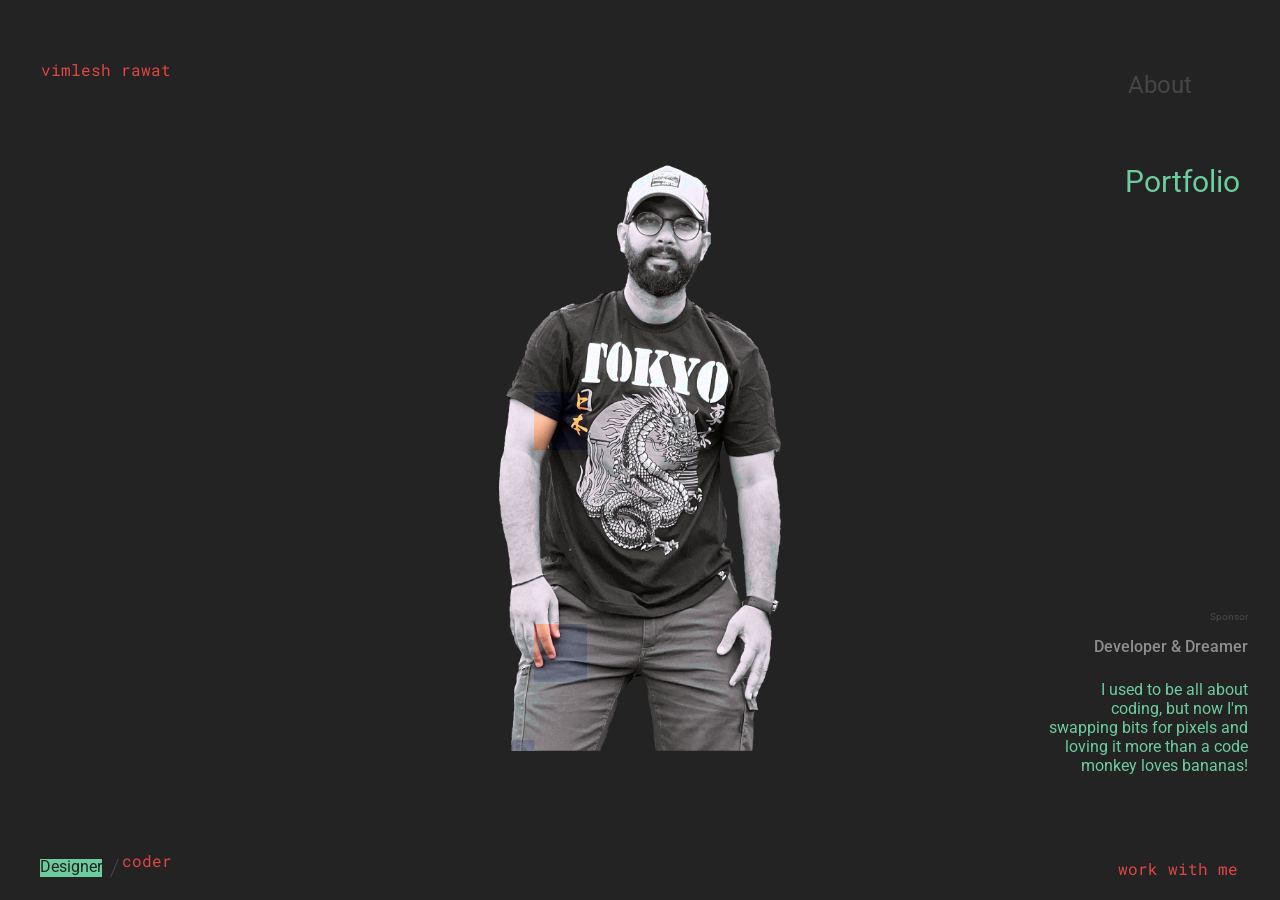
<file: index.html>
<!DOCTYPE html>
<html lang="en" class="no-js">
	<head>
		<meta charset="UTF-8" />
		<meta name="viewport" content="width=device-width, initial-scale=1">
		<title>Vimlesh Rawat | BioCoders</title>
		<meta name="description" content="A page layout concept with a developer/designer theme and a special effect" />
		<meta name="keywords" content="template, page layout, concept, developer, designer, portfolio, effect, animation, css, javascript" />
		<meta name="author" content="Codrops" />
		<link rel="shortcut icon" href="favicon.ico">
		<link href="https://fonts.googleapis.com/css?family=Roboto:400,500|Roboto+Mono" rel="stylesheet">
		<link rel="stylesheet" type="text/css" href="css/normalize.css" />
		<link rel="stylesheet" type="text/css" href="css/demo.css" />
		<link rel="stylesheet" type="text/css" href="css/pieces.css" />
		<link rel="stylesheet" type="text/css" href="sponsor/pater.css" />
		<script>document.documentElement.className = 'js';</script>
	</head>
	<body>
		<main>
			<div class="pieces" style="background-image: url(img/normal.png)" data-img-alt="url(img/alt.png)" data-img-code="url(img/code.png)"></div>
			<div class="overlay overlay--hidden"></div>
			<div class="content">
				<div class="content__inner">
					<div class="content__top">
						<h2 class="title">	
							<span class="title__inner mode mode--design" data-switch data-glitch>Vimlesh Rawat</span>
						</h2>
						<div class="controls">
							<a class="codrops-icon codrops-icon--drop" href="https://read.cv/vimleshrawat" target="_blank" title="About">About</a>
							<button class="btn btn--menu mode mode--design" data-switch>
								<!-- <svg class="icon icon--menu"><use xlink:href="#icon-menu"></use></svg> -->
								<!-- <svg class="icon icon--menu-alt"><use xlink:href="#icon-menu-alt"></use></svg> -->
							</button>
						</div>
					</div>
					<div class="menu">
						<ul class="menu__inner">
							<li class="menu__item"><a class="menu__link" data-switch>Portfolio</a></li>
							<!-- <li class="menu__item"><a class="menu__link" data-switch>Case Studies</a></li> -->
						</ul>
					</div>
					<div class="menu menu--code">
						<ul class="menu__inner">
							<li class="menu__item"><a class="menu__link" data-switch>On Coding</a></li>
							<li class="menu__item"><a class="menu__link" data-switch>Experiments</a></li>
							<li class="menu__item"><a class="menu__link" data-switch>Current Projects</a></li>
							<!-- <li class="menu__item"><a class="menu__link" data-switch>Tutorials</a></li> -->
							<li class="menu__item"><a href="www.linkedin.com/in/vimleshrawat" target="_blank" class="menu__link"> Find me on GitHub</a></li>
						</ul>
					</div>
					<div class="content__bottom">
						<div class="switch mode mode--design">
							<a class="switch__item switch__item--current">Designer</a>
							<a class="switch__item"><span class="mode mode--design" data-switch data-glitch>Coder</span></a>
						</div>
						<div class="link-wrap">
							<a class="contact-link mode mode--design" data-switch data-glitch>Work with me</a>
						</div>
					</div>
					<!-- Sponsor -->
					<a class="pater mode mode--design">
						<!-- <img src="sponsor/hired.png" class="pater__img" /> -->
						<h1 class="pater__title" aria-label="Hired">Developer & Dreamer</h1>
						<p class="">I used to be all about coding, but now I'm swapping bits for pixels and loving it more than a code monkey loves bananas!</p>
					</a>
				</div><!-- /content__inner-->
			</div><!-- /content -->
			<div class="loading"></div>
		</main>
		<script src="js/imagesloaded.pkgd.min.js"></script>
		<script src="js/anime.min.js"></script>
		<script src="js/charming.min.js"></script>
		<script src="js/main.js"></script>
	</body>
</html>
</file>
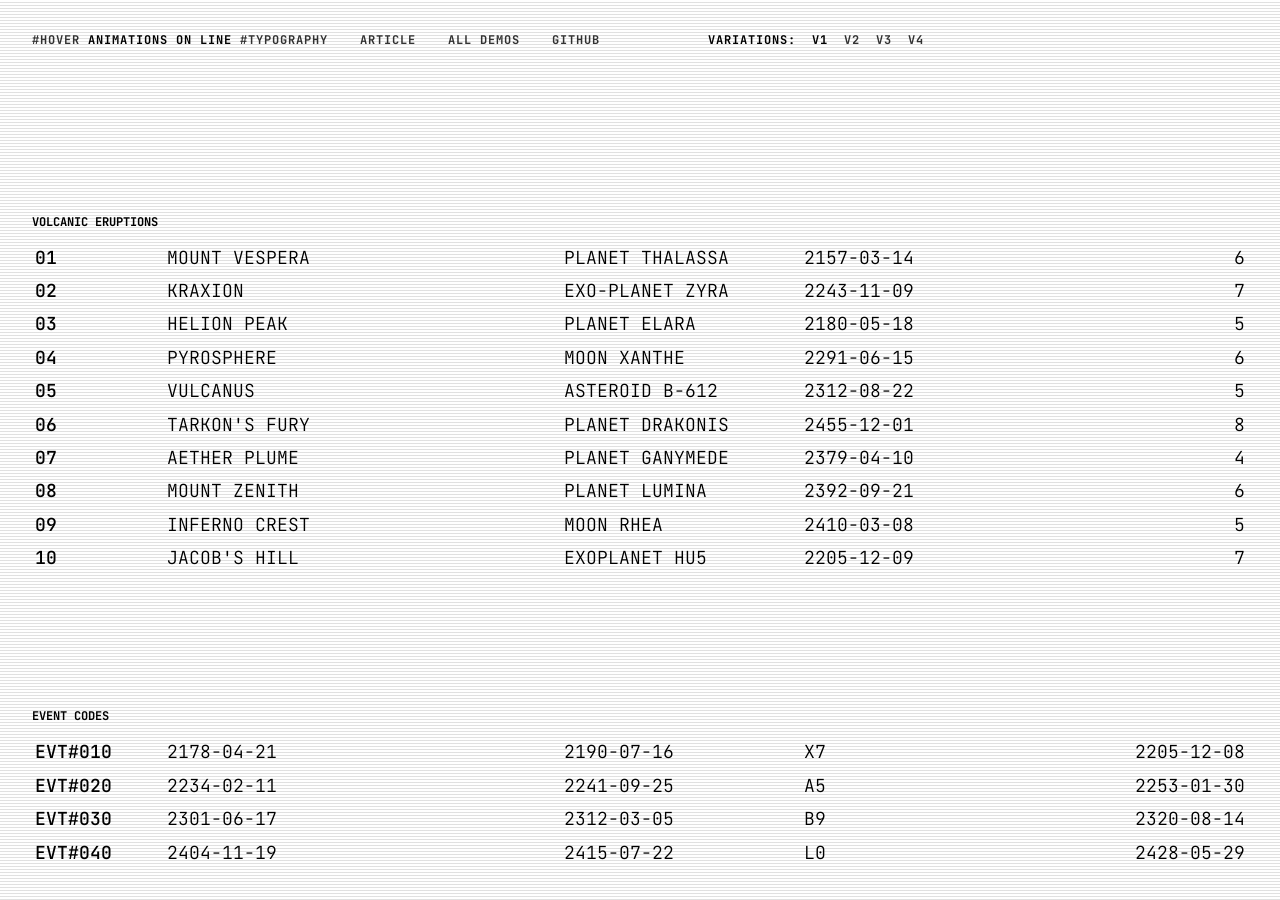
<file: Text/LineTextHoverAnimations-main/index.html>
<!DOCTYPE html>
<html lang="en" class="no-js loading">
  <head>
    <meta charset="UTF-8" />
    <meta name="viewport" content="width=device-width, initial-scale=1">
    <title>Line Text Hover Animations | Demo 1 | Codrops</title>
    <meta name="description" content="" />
    <meta name="keywords" content="" />
    <meta name="author" content="Codrops" />
    <link rel="shortcut icon" href="favicon.ico">
    <link rel="preconnect" href="https://fonts.googleapis.com">
    <link rel="preconnect" href="https://fonts.gstatic.com" crossorigin>
    <link href="https://fonts.googleapis.com/css2?family=JetBrains+Mono:ital,wght@0,100..800;1,100..800&family=Nanum+Gothic+Coding&display=swap" rel="stylesheet">
    <link rel="stylesheet" type="text/css" href="css/base.css" />
    <script>document.documentElement.className="js";</script>
    <script src="//tympanus.net/codrops/adpacks/analytics.js"></script>
  </head>
  <body class="demo-1">
    <main>
      <header class="frame">
        <h1 class="frame__title"><a class="hover-effect hover-effect--cursor-square" href="https://tympanus.net/codrops/demos/?tag=hover">#Hover</a> Animations on Line <a class="hover-effect hover-effect--cursor-square" href="https://tympanus.net/codrops/demos/?tag=typography">#Typography</a></h1> 
        <a class="frame__back hover-effect hover-effect--cursor-square" href="https://tympanus.net/codrops/?p=78645">Article</a>
        <a class="frame__archive hover-effect hover-effect--cursor-square" href="https://tympanus.net/codrops/demos/">All demos</a>
        <a class="frame__github hover-effect hover-effect--cursor-square" href="https://github.com/codrops/LineTextHoverAnimations/">GitHub</a>
        <nav class="frame__demos">
          <span>Variations:</span>
          <span>V1</span>
          <a class="hover-effect hover-effect--cursor-square" href="index2.html">V2</a>
          <a class="hover-effect hover-effect--cursor-square" href="index3.html">V3</a>
          <a class="hover-effect hover-effect--cursor-square" href="index4.html">V4</a>
        </nav>
      </header>
      <section class="content">
        <h2 class="content__title">Volcanic Eruptions</h2>
        <ul class="list list--box">
            <li class="list__item">
              <span class="list__item-col hover-effect hover-effect--cursor-square">Mount Vespera</span>
              <span class="list__item-col hover-effect hover-effect--cursor-square">Planet Thalassa</span>
              <span class="list__item-col hover-effect hover-effect--cursor-square">2157-03-14</span>
              <span class="list__item-col hover-effect hover-effect--cursor-square">6</span>
          </li>
          <li class="list__item">
              <span class="list__item-col hover-effect hover-effect--cursor-square">Kraxion</span>
              <span class="list__item-col hover-effect hover-effect--cursor-square">Exo-Planet Zyra</span>
              <span class="list__item-col hover-effect hover-effect--cursor-square">2243-11-09</span>
              <span class="list__item-col hover-effect hover-effect--cursor-square">7</span>
          </li>
          <li class="list__item">
              <span class="list__item-col hover-effect hover-effect--cursor-square">Helion Peak</span>
              <span class="list__item-col hover-effect hover-effect--cursor-square">Planet Elara</span>
              <span class="list__item-col hover-effect hover-effect--cursor-square">2180-05-18</span>
              <span class="list__item-col hover-effect hover-effect--cursor-square">5</span>
          </li>
          <li class="list__item">
              <span class="list__item-col hover-effect hover-effect--cursor-square">Pyrosphere</span>
              <span class="list__item-col hover-effect hover-effect--cursor-square">Moon Xanthe</span>
              <span class="list__item-col hover-effect hover-effect--cursor-square">2291-06-15</span>
              <span class="list__item-col hover-effect hover-effect--cursor-square">6</span>
          </li>
          <li class="list__item">
              <span class="list__item-col hover-effect hover-effect--cursor-square">Vulcanus</span>
              <span class="list__item-col hover-effect hover-effect--cursor-square">Asteroid B-612</span>
              <span class="list__item-col hover-effect hover-effect--cursor-square">2312-08-22</span>
              <span class="list__item-col hover-effect hover-effect--cursor-square">5</span>
          </li>
          <li class="list__item">
              <span class="list__item-col hover-effect hover-effect--cursor-square">Tarkon's Fury</span>
              <span class="list__item-col hover-effect hover-effect--cursor-square">Planet Drakonis</span>
              <span class="list__item-col hover-effect hover-effect--cursor-square">2455-12-01</span>
              <span class="list__item-col hover-effect hover-effect--cursor-square">8</span>
          </li>
          <li class="list__item">
              <span class="list__item-col hover-effect hover-effect--cursor-square">Aether Plume</span>
              <span class="list__item-col hover-effect hover-effect--cursor-square">Planet Ganymede</span>
              <span class="list__item-col hover-effect hover-effect--cursor-square">2379-04-10</span>
              <span class="list__item-col hover-effect hover-effect--cursor-square">4</span>
          </li>
          <li class="list__item">
              <span class="list__item-col hover-effect hover-effect--cursor-square">Mount Zenith</span>
              <span class="list__item-col hover-effect hover-effect--cursor-square">Planet Lumina</span>
              <span class="list__item-col hover-effect hover-effect--cursor-square">2392-09-21</span>
              <span class="list__item-col hover-effect hover-effect--cursor-square">6</span>
          </li>
          <li class="list__item">
              <span class="list__item-col hover-effect hover-effect--cursor-square">Inferno Crest</span>
              <span class="list__item-col hover-effect hover-effect--cursor-square">Moon Rhea</span>
              <span class="list__item-col hover-effect hover-effect--cursor-square">2410-03-08</span>
              <span class="list__item-col hover-effect hover-effect--cursor-square">5</span>
          </li>
          <li class="list__item">
              <span class="list__item-col hover-effect hover-effect--cursor-square">Jacob's Hill</span>
              <span class="list__item-col hover-effect hover-effect--cursor-square">Exoplanet HU5</span>
              <span class="list__item-col hover-effect hover-effect--cursor-square">2205-12-09</span>
              <span class="list__item-col hover-effect hover-effect--cursor-square">7</span>
          </li>
        </ul>
        <h2 class="content__title spacer">Event Codes</h2>
        <ul class="list list--alt">
          <li class="list__item">
            <span class="list__item-col hover-effect hover-effect--cursor-square">2178-04-21</span>
            <span class="list__item-col hover-effect hover-effect--cursor-square">2190-07-16</span>
            <span class="list__item-col hover-effect hover-effect--cursor-square">X7</span>
            <span class="list__item-col hover-effect hover-effect--cursor-square">2205-12-08</span>
          </li>
          <li class="list__item">
            <span class="list__item-col hover-effect hover-effect--cursor-square">2234-02-11</span>
            <span class="list__item-col hover-effect hover-effect--cursor-square">2241-09-25</span>
            <span class="list__item-col hover-effect hover-effect--cursor-square">A5</span>
            <span class="list__item-col hover-effect hover-effect--cursor-square">2253-01-30</span>
          </li>
          <li class="list__item">
            <span class="list__item-col hover-effect hover-effect--cursor-square">2301-06-17</span>
            <span class="list__item-col hover-effect hover-effect--cursor-square">2312-03-05</span>
            <span class="list__item-col hover-effect hover-effect--cursor-square">B9</span>
            <span class="list__item-col hover-effect hover-effect--cursor-square">2320-08-14</span>
          </li>
          <li class="list__item">
            <span class="list__item-col hover-effect hover-effect--cursor-square">2404-11-19</span>
            <span class="list__item-col hover-effect hover-effect--cursor-square">2415-07-22</span>
            <span class="list__item-col hover-effect hover-effect--cursor-square">L0</span>
            <span class="list__item-col hover-effect hover-effect--cursor-square">2428-05-29</span>
          </li>
        </ul>
      </section>
    </main>
    <script src="https://tympanus.net/codrops/adpacks/cda_sponsor.js"></script>
    <!-- JavaScript dependencies -->
    <!-- GSAP library -->
    <script src="js/gsap.min.js"></script>

    <!-- SplitType for text manipulation: https://github.com/lukePeavey/SplitType -->
    <script src="js/split-type.min.js"></script>

    <!-- Scripts for the effect -->
    <script type="module" src="js/effect-1/index.js"></script>
  </body>
</html>
</file>
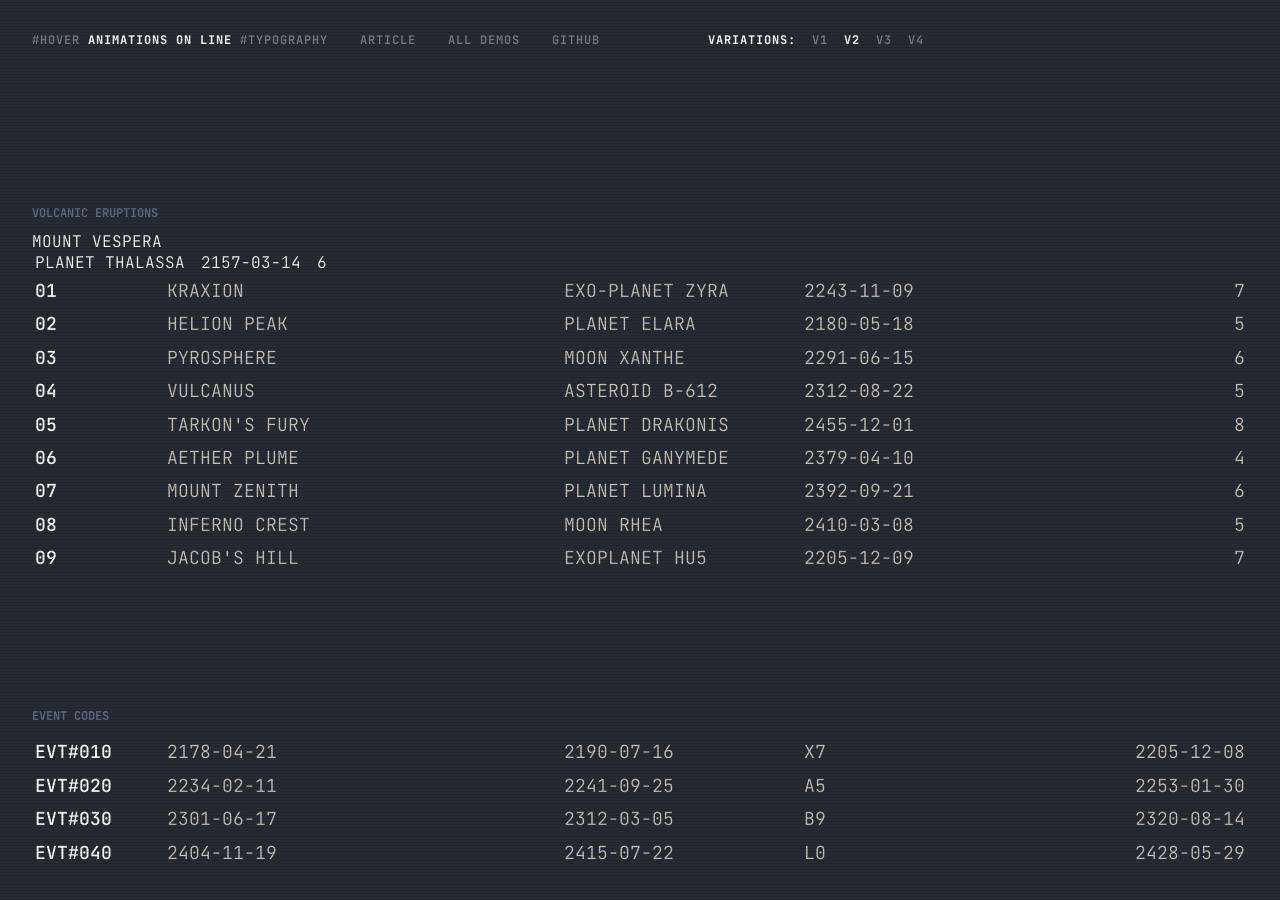
<file: Text/LineTextHoverAnimations-main/index2.html>
<!DOCTYPE html>
<html lang="en" class="no-js loading">
  <head>
    <meta charset="UTF-8" />
    <meta name="viewport" content="width=device-width, initial-scale=1">
    <title>Line Text Hover Animations | Demo 2 | Codrops</title>
    <meta name="description" content="" />
    <meta name="keywords" content="" />
    <meta name="author" content="Codrops" />
    <link rel="shortcut icon" href="favicon.ico">
    <link rel="preconnect" href="https://fonts.googleapis.com">
    <link rel="preconnect" href="https://fonts.gstatic.com" crossorigin>
    <link href="https://fonts.googleapis.com/css2?family=JetBrains+Mono:ital,wght@0,100..800;1,100..800&family=Nanum+Gothic+Coding&display=swap" rel="stylesheet">
    <link rel="stylesheet" type="text/css" href="css/base.css" />
    <!-- <script>document.documentElement.className="js";</script>  -->
    <!-- <script src="//tympanus.net/codrops/adpacks/analytics.js"></script> -->
  </head>
  <body class="demo-2">
    <main>
      <header class="frame">
        <h1 class="frame__title hover-effect hover-effect--bg"><a class="hover-effect hover-effect--bg" href="https://tympanus.net/codrops/demos/?tag=hover">#Hover</a> Animations on Line <a class="hover-effect hover-effect--bg" href="https://tympanus.net/codrops/demos/?tag=typography">#Typography</a></h1> 
        <a class="frame__back hover-effect hover-effect--bg" href="https://tympanus.net/codrops/?p=78645">Article</a>
        <a class="frame__archive hover-effect hover-effect--bg" href="https://tympanus.net/codrops/demos/">All demos</a>
        <a class="frame__github hover-effect hover-effect--bg" href="https://github.com/codrops/LineTextHoverAnimations/">GitHub</a>
        <nav class="frame__demos">
          <span>Variations:</span>
          <a class="hover-effect hover-effect--bg" href="index.html">V1</a>
          <span>V2</span>
          <a class="hover-effect hover-effect--bg" href="index3.html">V3</a>
          <a class="hover-effect hover-effect--bg" href="index4.html">V4</a>
        </nav>
      </header>
      <section class="content">
        <h2 class="content__title">Volcanic Eruptions</h2>
        <ul class="list list--bg list--bg-west">
            <li class="">
              <div class="hover-effect hover-effect--bg">Mount Vespera</div>
              <span class="list__item-col hover-effect hover-effect--bg">Planet Thalassa</span>
              <span class="list__item-col hover-effect hover-effect--bg">2157-03-14</span>
              <span class="list__item-col hover-effect hover-effect--bg">6</span>
          </li>
          <li class="list__item">
              <span class="list__item-col hover-effect hover-effect--bg">Kraxion</span>
              <span class="list__item-col hover-effect hover-effect--bg">Exo-Planet Zyra</span>
              <span class="list__item-col hover-effect hover-effect--bg">2243-11-09</span>
              <span class="list__item-col hover-effect hover-effect--bg">7</span>
          </li>
          <li class="list__item">
              <span class="list__item-col hover-effect hover-effect--bg">Helion Peak</span>
              <span class="list__item-col hover-effect hover-effect--bg">Planet Elara</span>
              <span class="list__item-col hover-effect hover-effect--bg">2180-05-18</span>
              <span class="list__item-col hover-effect hover-effect--bg">5</span>
          </li>
          <li class="list__item">
              <span class="list__item-col hover-effect hover-effect--bg">Pyrosphere</span>
              <span class="list__item-col hover-effect hover-effect--bg">Moon Xanthe</span>
              <span class="list__item-col hover-effect hover-effect--bg">2291-06-15</span>
              <span class="list__item-col hover-effect hover-effect--bg">6</span>
          </li>
          <li class="list__item">
              <span class="list__item-col hover-effect hover-effect--bg">Vulcanus</span>
              <span class="list__item-col hover-effect hover-effect--bg">Asteroid B-612</span>
              <span class="list__item-col hover-effect hover-effect--bg">2312-08-22</span>
              <span class="list__item-col hover-effect hover-effect--bg">5</span>
          </li>
          <li class="list__item">
              <span class="list__item-col hover-effect hover-effect--bg">Tarkon's Fury</span>
              <span class="list__item-col hover-effect hover-effect--bg">Planet Drakonis</span>
              <span class="list__item-col hover-effect hover-effect--bg">2455-12-01</span>
              <span class="list__item-col hover-effect hover-effect--bg">8</span>
          </li>
          <li class="list__item">
              <span class="list__item-col hover-effect hover-effect--bg">Aether Plume</span>
              <span class="list__item-col hover-effect hover-effect--bg">Planet Ganymede</span>
              <span class="list__item-col hover-effect hover-effect--bg">2379-04-10</span>
              <span class="list__item-col hover-effect hover-effect--bg">4</span>
          </li>
          <li class="list__item">
              <span class="list__item-col hover-effect hover-effect--bg">Mount Zenith</span>
              <span class="list__item-col hover-effect hover-effect--bg">Planet Lumina</span>
              <span class="list__item-col hover-effect hover-effect--bg">2392-09-21</span>
              <span class="list__item-col hover-effect hover-effect--bg">6</span>
          </li>
          <li class="list__item">
              <span class="list__item-col hover-effect hover-effect--bg">Inferno Crest</span>
              <span class="list__item-col hover-effect hover-effect--bg">Moon Rhea</span>
              <span class="list__item-col hover-effect hover-effect--bg">2410-03-08</span>
              <span class="list__item-col hover-effect hover-effect--bg">5</span>
          </li>
          <li class="list__item">
              <span class="list__item-col hover-effect hover-effect--bg">Jacob's Hill</span>
              <span class="list__item-col hover-effect hover-effect--bg">Exoplanet HU5</span>
              <span class="list__item-col hover-effect hover-effect--bg">2205-12-09</span>
              <span class="list__item-col hover-effect hover-effect--bg">7</span>
          </li>
        </ul>
        <h2 class="content__title spacer">Event Codes</h2>
        <ul class="list list--alt">
          <li class="list__item">
            <span class="list__item-col hover-effect hover-effect--bg">2178-04-21</span>
            <span class="list__item-col hover-effect hover-effect--bg">2190-07-16</span>
            <span class="list__item-col hover-effect hover-effect--bg">X7</span>
            <span class="list__item-col hover-effect hover-effect--bg">2205-12-08</span>
          </li>
          <li class="list__item">
            <span class="list__item-col hover-effect hover-effect--bg">2234-02-11</span>
            <span class="list__item-col hover-effect hover-effect--bg">2241-09-25</span>
            <span class="list__item-col hover-effect hover-effect--bg">A5</span>
            <span class="list__item-col hover-effect hover-effect--bg">2253-01-30</span>
          </li>
          <li class="list__item">
            <span class="list__item-col hover-effect hover-effect--bg">2301-06-17</span>
            <span class="list__item-col hover-effect hover-effect--bg">2312-03-05</span>
            <span class="list__item-col hover-effect hover-effect--bg">B9</span>
            <span class="list__item-col hover-effect hover-effect--bg">2320-08-14</span>
          </li>
          <li class="list__item">
            <span class="list__item-col hover-effect hover-effect--bg">2404-11-19</span>
            <span class="list__item-col hover-effect hover-effect--bg">2415-07-22</span>
            <span class="list__item-col hover-effect hover-effect--bg">L0</span>
            <span class="list__item-col hover-effect hover-effect--bg">2428-05-29</span>
          </li>
        </ul>
      </section>
    </main>
    <!-- <script src="https://tympanus.net/codrops/adpacks/cda_sponsor.js"></script> -->
    <!-- JavaScript dependencies -->
    <!-- GSAP library -->
    <script src="js/gsap.min.js"></script>

    <!-- SplitType for text manipulation: https://github.com/lukePeavey/SplitType -->
    <script src="js/split-type.min.js"></script>

    <!-- Scripts for the effect -->
    <script type="module" src="js/effect-2/index.js"></script>
  </body>
</html>
</file>
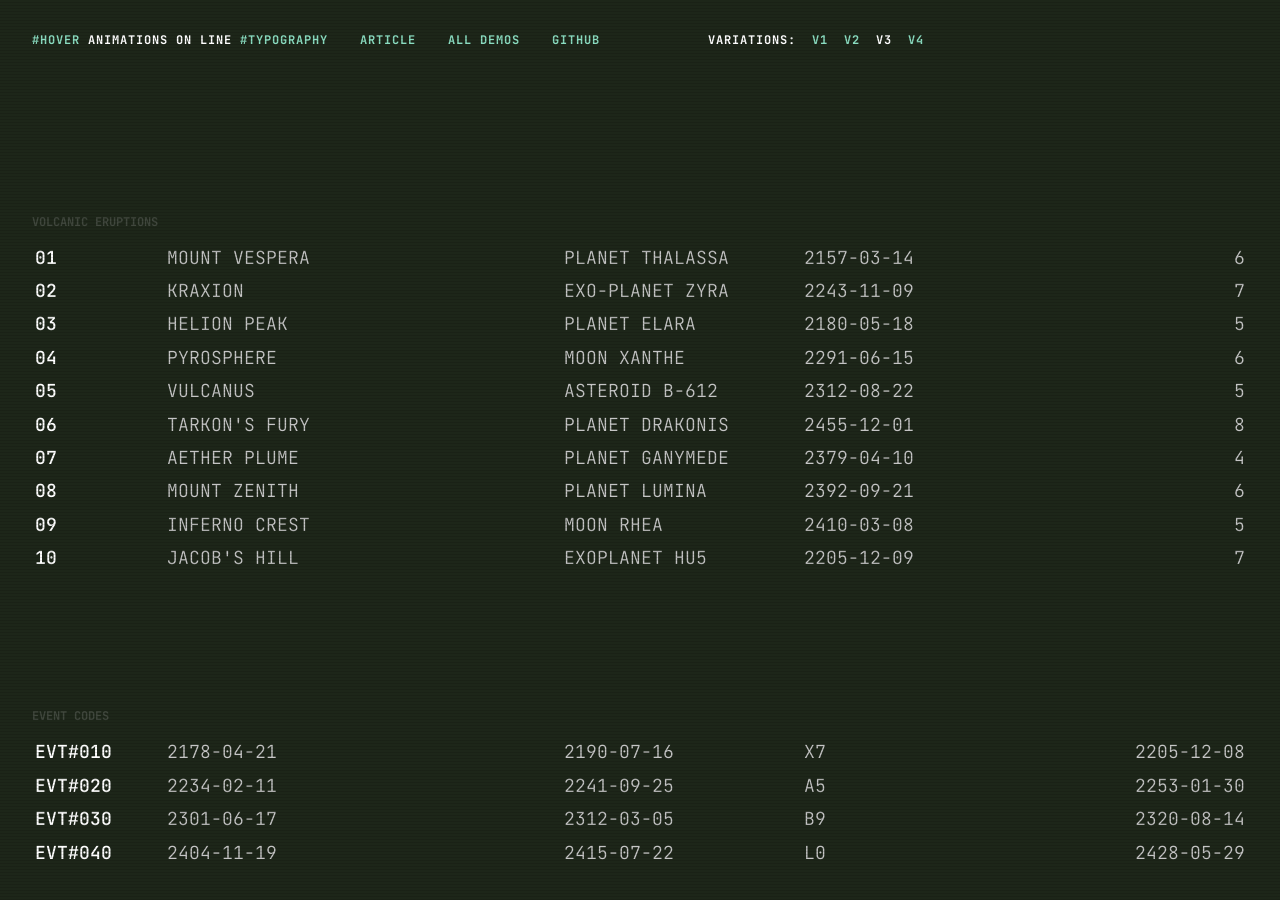
<file: Text/LineTextHoverAnimations-main/index3.html>
<!DOCTYPE html>
<html lang="en" class="no-js loading">
  <head>
    <meta charset="UTF-8" />
    <meta name="viewport" content="width=device-width, initial-scale=1">
    <title>Line Text Hover Animations | Demo 3 | Codrops</title>
    <meta name="description" content="" />
    <meta name="keywords" content="" />
    <meta name="author" content="Codrops" />
    <link rel="shortcut icon" href="favicon.ico">
    <link rel="preconnect" href="https://fonts.googleapis.com">
    <link rel="preconnect" href="https://fonts.gstatic.com" crossorigin>
    <link href="https://fonts.googleapis.com/css2?family=JetBrains+Mono:ital,wght@0,100..800;1,100..800&family=Nanum+Gothic+Coding&display=swap" rel="stylesheet">
    <link rel="stylesheet" type="text/css" href="css/base.css" />
    <script>document.documentElement.className="js";</script>
    <script src="//tympanus.net/codrops/adpacks/analytics.js"></script>
  </head>
  <body class="demo-3">
    <main>
      <header class="frame">
        <h1 class="frame__title"><a class="hover-effect" href="https://tympanus.net/codrops/demos/?tag=hover">#Hover</a> Animations on Line <a class="hover-effect" href="https://tympanus.net/codrops/demos/?tag=typography">#Typography</a></h1> 
        <a class="frame__back hover-effect" href="https://tympanus.net/codrops/?p=78645">Article</a>
        <a class="frame__archive hover-effect" href="https://tympanus.net/codrops/demos/">All demos</a>
        <a class="frame__github hover-effect" href="https://github.com/codrops/LineTextHoverAnimations/">GitHub</a>
        <nav class="frame__demos">
          <span>Variations:</span>
          <a class="hover-effect" href="index.html">V1</a>
          <a class="hover-effect" href="index2.html">V2</a>
          <span>V3</span>
          <a class="hover-effect" href="index4.html">V4</a>
        </nav>
      </header>
      <section class="content">
        <h2 class="content__title">Volcanic Eruptions</h2>
        <ul class="list">
          <li class="list__item">
              <span class="list__item-col hover-effect">Mount Vespera</span>
              <span class="list__item-col hover-effect">Planet Thalassa</span>
              <span class="list__item-col hover-effect">2157-03-14</span>
              <span class="list__item-col hover-effect">6</span>
          </li>
          <li class="list__item">
              <span class="list__item-col hover-effect">Kraxion</span>
              <span class="list__item-col hover-effect">Exo-Planet Zyra</span>
              <span class="list__item-col hover-effect">2243-11-09</span>
              <span class="list__item-col hover-effect">7</span>
          </li>
          <li class="list__item">
              <span class="list__item-col hover-effect">Helion Peak</span>
              <span class="list__item-col hover-effect">Planet Elara</span>
              <span class="list__item-col hover-effect">2180-05-18</span>
              <span class="list__item-col hover-effect">5</span>
          </li>
          <li class="list__item">
              <span class="list__item-col hover-effect">Pyrosphere</span>
              <span class="list__item-col hover-effect">Moon Xanthe</span>
              <span class="list__item-col hover-effect">2291-06-15</span>
              <span class="list__item-col hover-effect">6</span>
          </li>
          <li class="list__item">
              <span class="list__item-col hover-effect">Vulcanus</span>
              <span class="list__item-col hover-effect">Asteroid B-612</span>
              <span class="list__item-col hover-effect">2312-08-22</span>
              <span class="list__item-col hover-effect">5</span>
          </li>
          <li class="list__item">
              <span class="list__item-col hover-effect">Tarkon's Fury</span>
              <span class="list__item-col hover-effect">Planet Drakonis</span>
              <span class="list__item-col hover-effect">2455-12-01</span>
              <span class="list__item-col hover-effect">8</span>
          </li>
          <li class="list__item">
              <span class="list__item-col hover-effect">Aether Plume</span>
              <span class="list__item-col hover-effect">Planet Ganymede</span>
              <span class="list__item-col hover-effect">2379-04-10</span>
              <span class="list__item-col hover-effect">4</span>
          </li>
          <li class="list__item">
              <span class="list__item-col hover-effect">Mount Zenith</span>
              <span class="list__item-col hover-effect">Planet Lumina</span>
              <span class="list__item-col hover-effect">2392-09-21</span>
              <span class="list__item-col hover-effect">6</span>
          </li>
          <li class="list__item">
              <span class="list__item-col hover-effect">Inferno Crest</span>
              <span class="list__item-col hover-effect">Moon Rhea</span>
              <span class="list__item-col hover-effect">2410-03-08</span>
              <span class="list__item-col hover-effect">5</span>
          </li>
          <li class="list__item">
              <span class="list__item-col hover-effect">Jacob's Hill</span>
              <span class="list__item-col hover-effect">Exoplanet HU5</span>
              <span class="list__item-col hover-effect">2205-12-09</span>
              <span class="list__item-col hover-effect">7</span>
          </li>
        </ul>
        <h2 class="content__title spacer">Event Codes</h2>
        <ul class="list list--alt">
          <li class="list__item">
            <span class="list__item-col hover-effect">2178-04-21</span>
            <span class="list__item-col hover-effect">2190-07-16</span>
            <span class="list__item-col hover-effect">X7</span>
            <span class="list__item-col hover-effect">2205-12-08</span>
          </li>
          <li class="list__item">
            <span class="list__item-col hover-effect">2234-02-11</span>
            <span class="list__item-col hover-effect">2241-09-25</span>
            <span class="list__item-col hover-effect">A5</span>
            <span class="list__item-col hover-effect">2253-01-30</span>
          </li>
          <li class="list__item">
            <span class="list__item-col hover-effect">2301-06-17</span>
            <span class="list__item-col hover-effect">2312-03-05</span>
            <span class="list__item-col hover-effect">B9</span>
            <span class="list__item-col hover-effect">2320-08-14</span>
          </li>
          <li class="list__item">
            <span class="list__item-col hover-effect">2404-11-19</span>
            <span class="list__item-col hover-effect">2415-07-22</span>
            <span class="list__item-col hover-effect">L0</span>
            <span class="list__item-col hover-effect">2428-05-29</span>
          </li>
        </ul>
      </section>
    </main>
    <script src="https://tympanus.net/codrops/adpacks/cda_sponsor.js"></script>
    <!-- JavaScript dependencies -->
    <!-- GSAP library -->
    <script src="js/gsap.min.js"></script>
    <!-- SplitType for text manipulation: https://github.com/lukePeavey/SplitType -->
    <script src="js/split-type.min.js"></script>
    <!-- Scripts for the effect -->
    <script type="module" src="js/effect-3/index.js"></script>
  </body>
</html>
</file>
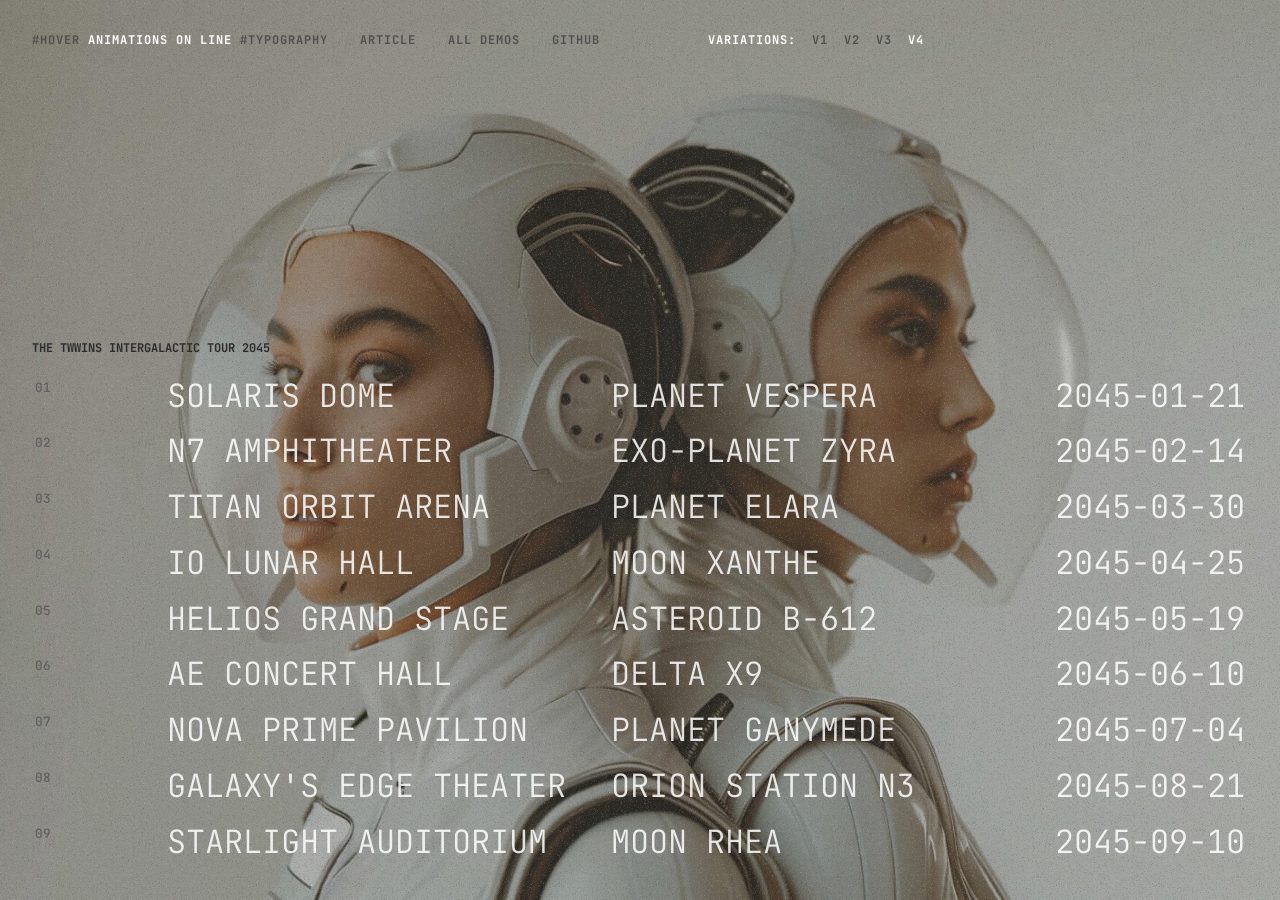
<file: Text/LineTextHoverAnimations-main/index4.html>
<!DOCTYPE html>
<html lang="en" class="no-js loading">
  <head>
    <meta charset="UTF-8" />
    <meta name="viewport" content="width=device-width, initial-scale=1">
    <title>Line Text Hover Animations | Demo 4 | Codrops</title>
    <meta name="description" content="" />
    <meta name="keywords" content="" />
    <meta name="author" content="Codrops" />
    <link rel="shortcut icon" href="favicon.ico">
    <link rel="preconnect" href="https://fonts.googleapis.com">
    <link rel="preconnect" href="https://fonts.gstatic.com" crossorigin>
    <link href="https://fonts.googleapis.com/css2?family=JetBrains+Mono:ital,wght@0,100..800;1,100..800&family=Nanum+Gothic+Coding&display=swap" rel="stylesheet">
    <link rel="stylesheet" type="text/css" href="css/base.css" />
    <script>document.documentElement.className="js";</script>
    <script src="//tympanus.net/codrops/adpacks/analytics.js"></script>
  </head>
  <body class="demo-4">
    <main>
      <header class="frame">
        <h1 class="frame__title"><a class="hover-effect hover-effect--bg-south" href="https://tympanus.net/codrops/demos/?tag=hover">#Hover</a> Animations on Line <a class="hover-effect hover-effect--bg-south" href="https://tympanus.net/codrops/demos/?tag=typography">#Typography</a></h1> 
        <a class="hover-effect hover-effect--bg-south frame__back hover-effect hover-effect--bg-south" href="https://tympanus.net/codrops/?p=78645">Article</a>
        <a class="hover-effect hover-effect--bg-south frame__archive hover-effect hover-effect--bg-south" href="https://tympanus.net/codrops/demos/">All demos</a>
        <a class="hover-effect hover-effect--bg-south frame__github hover-effect hover-effect--bg-south" href="https://github.com/codrops/LineTextHoverAnimations/">GitHub</a>
        <nav class="frame__demos">
          <span>Variations:</span>
          <a class="hover-effect hover-effect--bg-south" href="index.html">V1</a>
          <a class="hover-effect hover-effect--bg-south" href="index2.html">V2</a>
          <a class="hover-effect hover-effect--bg-south" href="index3.html">V3</a>
          <span>V4</span>
        </nav>
      </header>
      <section class="content">
        <h2 class="content__title">The Twwins Intergalactic Tour 2045</h2>
        <ul class="list">
          <li class="list__item">
            <span class="list__item-col hover-effect hover-effect--bg-south">Solaris Dome</span>
            <span class="list__item-col hover-effect hover-effect--bg-south">Planet Vespera</span>
            <span class="list__item-col hover-effect hover-effect--bg-south">2045-01-21</span>
          </li>
          <li class="list__item">
            <span class="list__item-col hover-effect hover-effect--bg-south">N7 Amphitheater</span>
            <span class="list__item-col hover-effect hover-effect--bg-south">Exo-Planet Zyra</span>
            <span class="list__item-col hover-effect hover-effect--bg-south">2045-02-14</span>
          </li>
          <li class="list__item">
            <span class="list__item-col hover-effect hover-effect--bg-south">Titan Orbit Arena</span>
            <span class="list__item-col hover-effect hover-effect--bg-south">Planet Elara</span>
            <span class="list__item-col hover-effect hover-effect--bg-south">2045-03-30</span>
          </li>
          <li class="list__item">
            <span class="list__item-col hover-effect hover-effect--bg-south">Io Lunar Hall</span>
            <span class="list__item-col hover-effect hover-effect--bg-south">Moon Xanthe</span>
            <span class="list__item-col hover-effect hover-effect--bg-south">2045-04-25</span>
          </li>
          <li class="list__item">
            <span class="list__item-col hover-effect hover-effect--bg-south">Helios Grand Stage</span>
            <span class="list__item-col hover-effect hover-effect--bg-south">Asteroid B-612</span>
            <span class="list__item-col hover-effect hover-effect--bg-south">2045-05-19</span>
          </li>
          <li class="list__item">
            <span class="list__item-col hover-effect hover-effect--bg-south">AE Concert Hall</span>
            <span class="list__item-col hover-effect hover-effect--bg-south">Delta X9</span>
            <span class="list__item-col hover-effect hover-effect--bg-south">2045-06-10</span>
          </li>
          <li class="list__item">
            <span class="list__item-col hover-effect hover-effect--bg-south">Nova Prime Pavilion</span>
            <span class="list__item-col hover-effect hover-effect--bg-south">Planet Ganymede</span>
            <span class="list__item-col hover-effect hover-effect--bg-south">2045-07-04</span>
          </li>
          <li class="list__item">
            <span class="list__item-col hover-effect hover-effect--bg-south">Galaxy's Edge Theater</span>
            <span class="list__item-col hover-effect hover-effect--bg-south">Orion Station N3</span>
            <span class="list__item-col hover-effect hover-effect--bg-south">2045-08-21</span>
          </li>
          <li class="list__item">
            <span class="list__item-col hover-effect hover-effect--bg-south">Starlight Auditorium</span>
            <span class="list__item-col hover-effect hover-effect--bg-south">Moon Rhea</span>
            <span class="list__item-col hover-effect hover-effect--bg-south">2045-09-10</span>
          </li>
        </ul>
      </section>
    </main>
    <script src="https://tympanus.net/codrops/adpacks/cda_sponsor.js"></script>
    <!-- JavaScript dependencies -->
    <!-- GSAP library -->
    <script src="js/gsap.min.js"></script>

    <!-- SplitType for text manipulation: https://github.com/lukePeavey/SplitType -->
    <script src="js/split-type.min.js"></script>

    <!-- Scripts for the effect -->
    <script type="module" src="js/effect-4/index.js"></script>
  </body>
</html>
</file>
<file: css/demo.css>
*,
*::after,
*::before {
	-webkit-box-sizing: border-box;
	box-sizing: border-box;
}

body {
	font-family: 'Roboto',sans-serif;
	color: #585656;
	background: #232323;
	-webkit-font-smoothing: antialiased;
	-moz-osx-font-smoothing: grayscale;
}

main {
	display: flex;
	overflow: hidden;
	height: 100vh;
}

a {
	text-decoration: none;
	color: #6dcc9e;
	outline: none;
	cursor: pointer;
}

a:hover {
	color: #fff;
}

a:focus {
	outline: none;
}

.hidden {
	position: absolute;
	overflow: hidden;
	width: 0;
	height: 0;
	pointer-events: none;
}

.js .loading {
	position: fixed;
	z-index: 100;
	top: 0;
	left: 0;
	width: 100%;
	height: 100%;
	background: #232323;
	transition: opacity 0.3s;
}

.js .loading--hide {
	pointer-events: none;
	opacity: 0;
}

.js .loading::after {
	content: '- - -';
	font-family: 'Roboto Mono', monospace;
	font-size: 1.5em;
	position: absolute;
	top: 0;
	left: 0;
	display: flex;
	justify-content: center;
	align-items: center;
	width: 100%;
	height: 100%;
	animation: animLoader 1s infinite alternate forwards;
}

@keyframes animLoader {
	0% {
		content: '- - -';
	}
	25% {
		content: 'd - -';
	}
	50% {
		content: '- - c';
	}
	75% {
		content: '- / -';
	}
	100% {
		content: 'd - c';
	}
}

.github {
	font-size: 0.875em;
	margin: 0 2em 0 auto;
}

.btn {
	border: none;
	background: none;
}

.btn:focus {
	outline: none;
}

.btn--menu {
	font-size: 1em;
	margin: 0 0 0 2em;
	padding: 0;
	color: #585656;
}

.btn--menu .icon--menu-alt,
.btn--menu.mode--code .icon--menu {
	display: none;
}

.btn--menu.mode--code .icon--menu-alt {
	display: block;
}

/* Icons */
.icon {
	display: block;
	width: 1.5em;
	height: 1.5em;
	margin: 0 auto;
	fill: currentColor;
}

/* Content */
.content,
.content__inner {
	position: absolute;
	top: 0;
	left: 0;
	display: flex;
	align-items: center;
	width: 100%;
	height: 100%;
}

.content__inner {
	z-index: 100;
	flex-direction: column;
	align-content: flex-start;
	padding: 2.5em 2.5em 0;
}

.content__top {
	display: flex;
	align-items: center;
	flex: none;
	width: 100%;
}

.title {
	font-size: 1em;
	font-weight: normal;
	line-height: 1;
	display: flex;
	align-items: center;
	height: 1.75em;
	margin: 0;
}

.title__inner.mode--design {
	font-size: 1.5em;
}

.title__inner.mode--code {
	text-transform: lowercase;
}

.controls {
	display: flex;
	justify-content: space-between;
	align-items: center;
	/* width: 9em; */
	margin: 1em 0 0 auto;

	font-size: 1.5em;
	font-weight: normal;
	line-height: 1;
	height: 1.75em;
}

.codrops-icon {
	color: #484545;
}

.mode--code,
.menu--code .menu__link {
	font-family: 'Roboto Mono', monospace;
	text-transform: lowercase;
	color: #e04643;
}

.menu {
	font-size: 1.85em;
	flex: none;
	width: 100%;
	margin: 2em 0 0 auto;
	text-align: right;
}

.menu__inner {
	margin: 0;
	padding: 0;
	list-style: none;
}

.menu--code {
	font-size: 1em;
	flex: none;
	width: 100%;
	margin: auto 0 2em 0;
	text-align: left;
}

.menu:not(.menu--code) .menu__item {
	position: relative;
}

.menu__item:not(:last-child) {
	margin: 0 0 0.25em 0;
}

.js .menu--code {
	display: none;
}

.menu__link {
	display: inline-block;
}

.menu--code .menu__link:hover {
	color: #fff;
}

.content__bottom {
	display: flex;
	align-items: center;
	width: 100%;
	margin: auto 0 0 0;
}

.switch {
	position: relative;
	display: flex;
	align-items: center;
}

.switch__content {
	display: flex;
}

.switch__item {
	line-height: 1;
	position: relative;
	display: inline-block;
	margin: 0 1.5em 0 0;
	padding: 0 0 0.15em;
	color: #585656;
}

.switch__item span {
	position: relative;
	display: inline-block;
	pointer-events: none;
}

.switch__item--current {
	pointer-events: none;
	color: #232323;
	background-color: #6dcc9e;
}

.mode--code .switch__item--current {
	color: #232323;
	background-color: #e04643;
}

.switch__item:first-child::after {
	content: '';
	position: absolute;
	top: -5%;
	left: calc(100% + 0.75em);
	width: 1px;
	height: 110%;
	background: #464646;
	transform: rotate(22.5deg);
}

.link-wrap {
	display: flex;
	align-items: center;
	height: 4em;
	margin: 0 0 0 auto;
}

.contact-link {
	display: inline-block;
	padding: 1em 0;
}

.overlay {
	position: fixed;
	top: 0;
	left: 0;
	width: 100%;
	height: 100%;
	pointer-events: none;
	background: rgba(107, 87, 86, 0.22);
	opacity: 0;
}

@media screen and (max-height: 38.5em) {
	.menu {
		text-align: left;
	}
}

@media screen and (max-width: 40em) {
	.content__top {
		font-size: 0.5em;
	}
	.content__bottom {
		font-size: 0.85em;
	}
	.menu {
		font-size: 1em;
	}
	.content__inner {
		padding: 1em 1em 0;
	}
}
</file>
<file: css/pieces.css>
.pieces {
	width: 58.6572vh; /* make the size of container to be same ratio like image; will be reset dynamically */
	height: 90vh;  /* will be reset dynamically */
	margin: auto;
	flex: none;
	position: relative;
	display: flex;
	flex-wrap: wrap;
	background-size: 100% auto;
	background-repeat: no-repeat;
	background-position: 0 0;
}

.piece {
	pointer-events: none;
}

/* Media query */
@media screen and (max-aspect-ratio: 597/916) {
	.pieces {
		width: 80vw;
		height: 122.75vw;
	}
}
</file>
<file: sponsor/pater.css>
.pater {
	position: absolute;
	z-index: 1000;
	right: 2em;
	bottom: calc(4em + 5vh);
	max-width: 200px;
	text-align: right;
	pointer-events: none;
}

.pater::before {
	content: 'Sponsor';
	position: absolute;
	bottom: calc(100% + 0.75em);
	right: 0;
	font-size: 0.65em;
	color: #484848;
}

.pater__img {
	max-width: 75%;
	pointer-events: auto;
	display: block;
	margin: 0 0 0 auto;
}

.pater__title {
	font-size: 0.975em;
	font-weight: 500;
	margin: 0;
	padding: 0.5em 0;
	pointer-events: auto;
	color: #8e8e8e;
}

.pater__desc {
	font-size: 0.875em;
	margin: 0;
	pointer-events: none;
	opacity: 0;
	color: #656565;
	transform: translate3d(0,10px,0);
	transition: transform 0.3s, opacity 0.3s;
}

.mode--code .pater__title,
.mode--code .pater__desc {
	font-size: 0.75em;
	text-transform: initial;
}

.pater:hover .pater__desc {
	pointer-events: auto;
	opacity: 1;
	transform: translate3d(0,0,0);
}

@media screen and (max-width: 40em) {
	.pater {
		right: auto;
		bottom: 4em;
		left: 0;
		display: flex;
		flex-wrap: wrap;
		align-items: center;
		width: 100%;
		max-width: none;
		padding: 0.5em 1em;
		text-align: left;
		pointer-events: auto;
		background: rgba(63, 57, 57, 0.43);
	}
	.pater::before {
		display: none;
	}
	.pater__img {
		flex: none;
		width: 80px;
		margin: 0;
	}
	.pater__title {
		font-size: 0.75em;
		padding: 0 0 0 0.5em;
	}
	.pater__desc {
		display: none;
	}
	.pater br {
		display: none;
	}
}
</file>
<file: Text/LineTextHoverAnimations-main/css/base.css>
*,
*::after,
*::before {
	box-sizing: border-box;
}

:root {
	font-size: 16px;
	--page-padding: 2rem;
	--color-text: #000;
	--color-bg: #fff;
	--color-link: rgba(0,0,0,0.8);
	--color-link-hover: #000;
	--color-list-item: #000;
	--color-title: #000;
	--color-number: #000;
  --color-bg-effect: white;
  --blendmode-effect: difference;
  --bg-blur: 0px;
  --font-size-list-item: 18px;
}

body {
	margin: 0;
	color: var(--color-text);
	background-color: var(--color-bg);
	font-family: "JetBrains Mono", monospace;
	font-weight: 300;
	font-optical-sizing: auto;
	text-transform: uppercase;
	-webkit-font-smoothing: antialiased;
	-moz-osx-font-smoothing: grayscale;
	min-height: 100vh;
}

body::after {
	content: '';
	position: absolute;
	top: 0;
	left: 0;
	height: 100%;
	width: 100%;
	background-image: repeating-linear-gradient(transparent, transparent 2px, #0000003d 3px);
	background-size: auto 100%;
	pointer-events: none;
}

.demo-2 {
	--color-text: #fff;
  --color-bg: #252a33;
  --color-link: #717781;
  --color-link-hover: #fff;
  --color-list-item: #c7c0b3;
  --color-title: #5b6b85;
  --color-number: #fff;
}

.demo-3 {
	--color-text: #fff;
	--color-bg: #1d2619;
	--color-link: #8adcc0;
	--color-link-hover: #fff;
	--color-list-item: #c5c5c5;
	--color-title: #41483e;
	--color-number: #fff;
}

.demo-4 {
	background-image: url(../img/noise.png), url(../img/bg.jpg);
	background-size: 100px, cover;
	background-position: 50% 50%;
	--color-text: #fff;
	--color-bg: #000;
	--color-link: #515151;
	--color-link-hover: #fff;
	--color-list-item: #ffffffd9;
	--color-title: #2d2d2d;
	--color-number: #615f60;
	--color-bg-effect: rgb(229 222 204 / 10%);
	--blendmode-effect: none;
	--bg-blur: 5px;
	--font-size-list-item: clamp(1rem, 4vw, 2rem);
}

.demo-4::after {
  display: none;
}

main {
	display: flex;
	flex-direction: column;
	min-height: 100vh;
	justify-content: space-between;
}

.demo-5 main {
	mix-blend-mode: difference;
}

a {
	text-decoration: none;
	color: var(--color-link);
	outline: none;
	cursor: pointer;
}

a:hover {
	text-decoration: none;
	color: var(--color-link-hover);
	outline: none;
}

/* Better focus styles from https://developer.mozilla.org/en-US/docs/Web/CSS/:focus-visible */
a:focus {
	/* Provide a fallback style for browsers
	 that don't support :focus-visible */
	outline: none;
}

a:focus-visible {
	/* Draw a very noticeable focus style for
	 keyboard-focus on browsers that do support
	 :focus-visible */
	outline: 2px solid red;
}

.unbutton {
	background: none;
	border: 0;
	padding: 0;
	margin: 0;
	font: inherit;
	cursor: pointer;
}

.unbutton:focus {
	outline: none;
}

.frame {
	font-size: 12px;
	font-weight: bold;
	letter-spacing: 1px;
	padding: var(--page-padding);
	position: relative;
	display: grid;
	grid-row-gap: 1rem;
	grid-column-gap: 2rem;
	align-items: start;
	pointer-events: none;
	justify-items: start;
	grid-template-columns: auto auto;
	grid-template-areas: 'title' 'archive' 'back' 'github' 'sponsor' 'demos';
}

.frame #cdawrap {
	justify-self: start;
}

.frame a {
  pointer-events: auto;
}

.frame__title {
  grid-area: title;
  font-size: inherit;
  font-weight: inherit;
  margin: 0;
}

.frame__back {
  grid-area: back;
  justify-self: start;
}

.frame__archive {
  grid-area: archive;
  justify-self: start;
}

.frame__sub {
  grid-area: sub;
}

.frame__github {
  grid-area: github;
}

.frame__tags {
  grid-area: tags;
}

.frame__hire {
  grid-area: hire;
}

.frame__demos {
	grid-area: demos;
	display: flex;
	gap: 1rem;
}

.content {
	display: flex;
	flex-direction: column;
	padding: 0 var(--page-padding) 2rem;
	justify-content: center;
}

.content__title {
	font-size: 12px;
	color: var(--color-title);
}

.spacer {
	margin-top: 15vh;
}

.list {
	margin: 0;
	padding: 0;
	width: 100%;
	list-style: none;
	display: flex;
	flex-direction: column;
	counter-reset: item 0;
}

.content p {
	padding: 5vh var(--page-padding) 0;
	font-size: 12px;
	max-width: 900px;
}

.list__item {
	font-size: var(--font-size-list-item);
	cursor: pointer;
	width: 100%;
	display: grid;
	color: var(--color-list-item);
	grid-column-gap: 2rem;
	padding: 0.5rem 0;
	grid-template-columns: 100%;
	justify-content: space-between;
	align-items: start;
	justify-items: start;
}

.demo-4 .list__item {
	padding: 0.85rem 0;
}

.list__item::before {
	color: var(--color-number);
  content: counter(item, decimal-leading-zero);
  counter-increment: item;
  font-weight: 500;
  padding: 3px 3px 0;
	line-height: 0.8;
}

.demo-4 .list__item::before {
	font-size: 0.8rem;
}

.list--alt .list__item::before {
  content: "EVT#" counter(item, decimal-leading-zero) "0";
}

.list__item-col {
	flex: none;
	padding: 3px 3px 0;
	line-height: 0.8;
}

.hover-effect .word {
  white-space: nowrap;
}

.hover-effect .char {
  position: relative
}

.hover-effect {
  font-kerning: none;
  position: relative;
  white-space: nowrap;
}

.hover-effect--cursor-square .char {
  --opa: 0;
}

.hover-effect--cursor-square .char::after {
	content: '';
	width: 1ch;
	top: 0;
	left: 0;
	position: absolute;
	opacity: var(--opa);
}

.hover-effect--cursor-square .char::after {
  background: currentColor;
  height: 100%;
}

.hover-effect--bg,
.hover-effect--bg-south {
  --anim: 0;
}

.hover-effect--bg::after,
.hover-effect--bg-south::after {
	content: '';
	position: absolute;
	left: 0;
	width: 100%;
	height: calc(100% + 3px);
	top: 0;
	background-color: var(--color-bg-effect);
	mix-blend-mode: var(--blendmode-effect);
	-webkit-backdrop-filter: blur(var(--bg-blur));
	backdrop-filter: blur(var(--bg-blur));
  transform-origin: 0% 50%;
	transform: scaleX(var(--anim));
}

.hover-effect--bg-south::after {
	z-index: -1;
	left: -8px;
	right: -8px;
	top: -8px;
	bottom: -8px;
	border-radius: 2px;
	height: auto;
	width: auto;
	transform-origin: 50% 100%;
	transform: scaleY(var(--anim));
}

@media screen and (min-width: 40em) {
	.list__item {
		grid-template-columns: auto 1fr 1fr 1fr auto;
	}
	
}

@media screen and (min-width: 53em) {
	.frame {
		grid-template-columns: auto auto auto auto 1fr 1fr;
		grid-template-areas: 'title back archive github demos sponsor';
	}
	.frame #cdawrap, 
	.frame__demos {
		justify-self: end;
	}
	.frame #cdawrap {
	  text-align: right;
	}
}

@media screen and (min-width: 73em) {
	.list__item {
		grid-template-columns: 100px 30% 1fr 1fr 1fr;
	}
	.demo-4 .list__item {
		grid-template-columns: 100px 1fr 1fr auto ;
	}
	.list__item-col:last-child {
		justify-self: end;
	}
}
</file>
